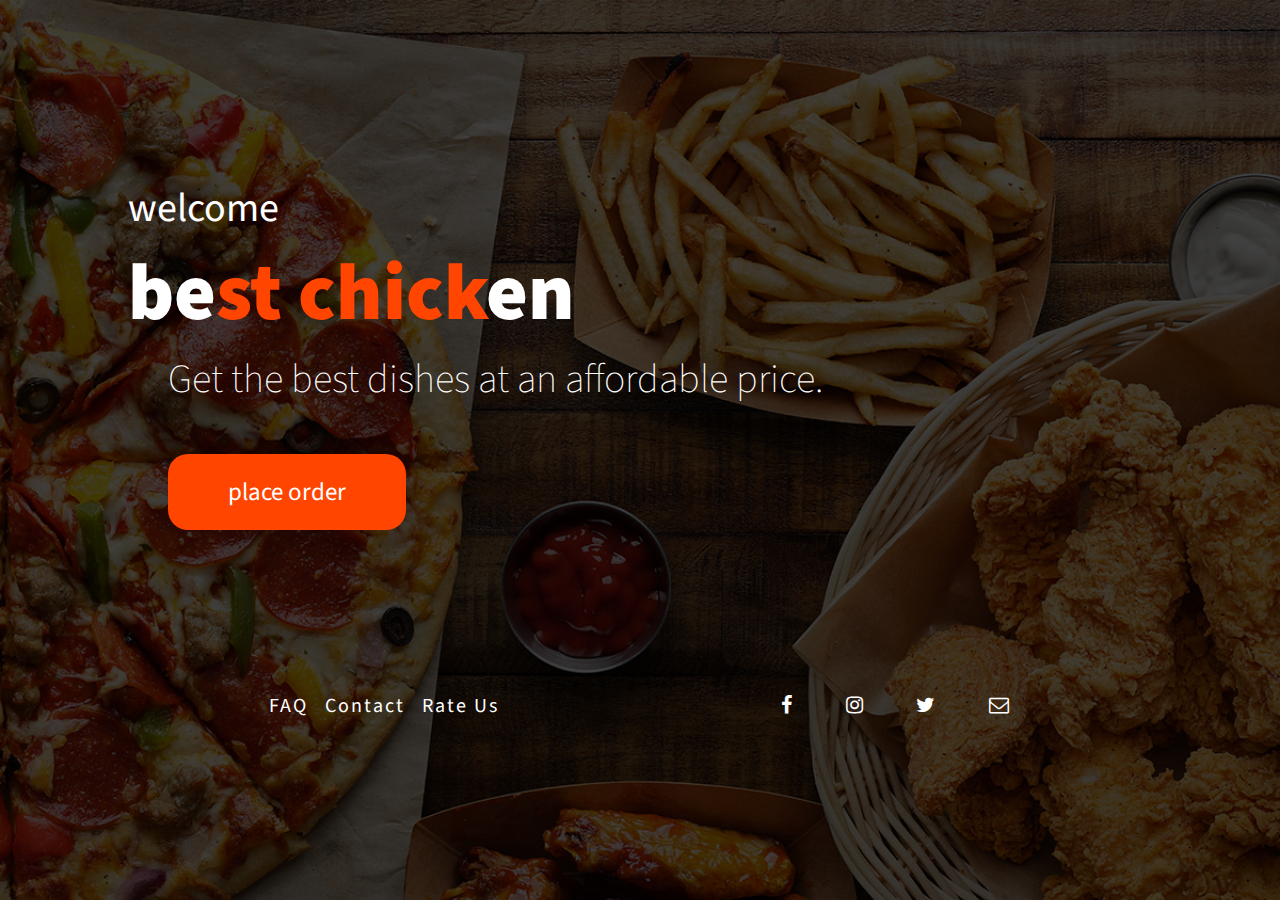
<file: index.html>
<!DOCTYPE html>
<html lang="en">
<head>
    <meta charset="UTF-8">
    <meta http-equiv="X-UA-Compatible" content="IE=edge">
    <meta name="viewport" content="width=device-width, initial-scale=1.0">
    <title>Document</title>
    <link href="https://maxcdn.bootstrapcdn.com/font-awesome/4.6.3/css/font-awesome.min.css" rel="stylesheet">
    <link rel = "icon" href ="img/slogo.png" type = "image/x-icon">
    <link rel="stylesheet" href="index.css">
</head>
<body>
    <section class="container">
        <div class="cardContent" id="cardContent">
            <div class="text">
                <h2>welcome</h2>
                <h1>be<span>st chick</span>en</h1>
                <span class="intro">Get the best dishes at an affordable price.</span><br><br><br><br>
                <a href="food.html"><span>place order</span></a>
            </div>
            

            <div class="bottomNav">
                <ul>
                    <li><a href="">FAQ</a></li>
                    <li><a href="">Contact</a></li>
                    <li><a href="">Rate Us</a></li>
                </ul>
                <ul>
                    <li><a href=""><i class="fa fa-facebook" aria-hidden="true"></i></a></li>
                    <li><a href=""><i class="fa fa-instagram" aria-hidden="true"></i></a></li>
                    <li><a href=""><i class="fa fa-twitter" aria-hidden="true"></i></a></li>
                    <li><a href=""></a><i class="fa fa-envelope-o" aria-hidden="true"></i></li>
                </ul>

            </div>
            
        </div>
    </section>

    <script src="script.js"></script>
</body>
</html>
</file>
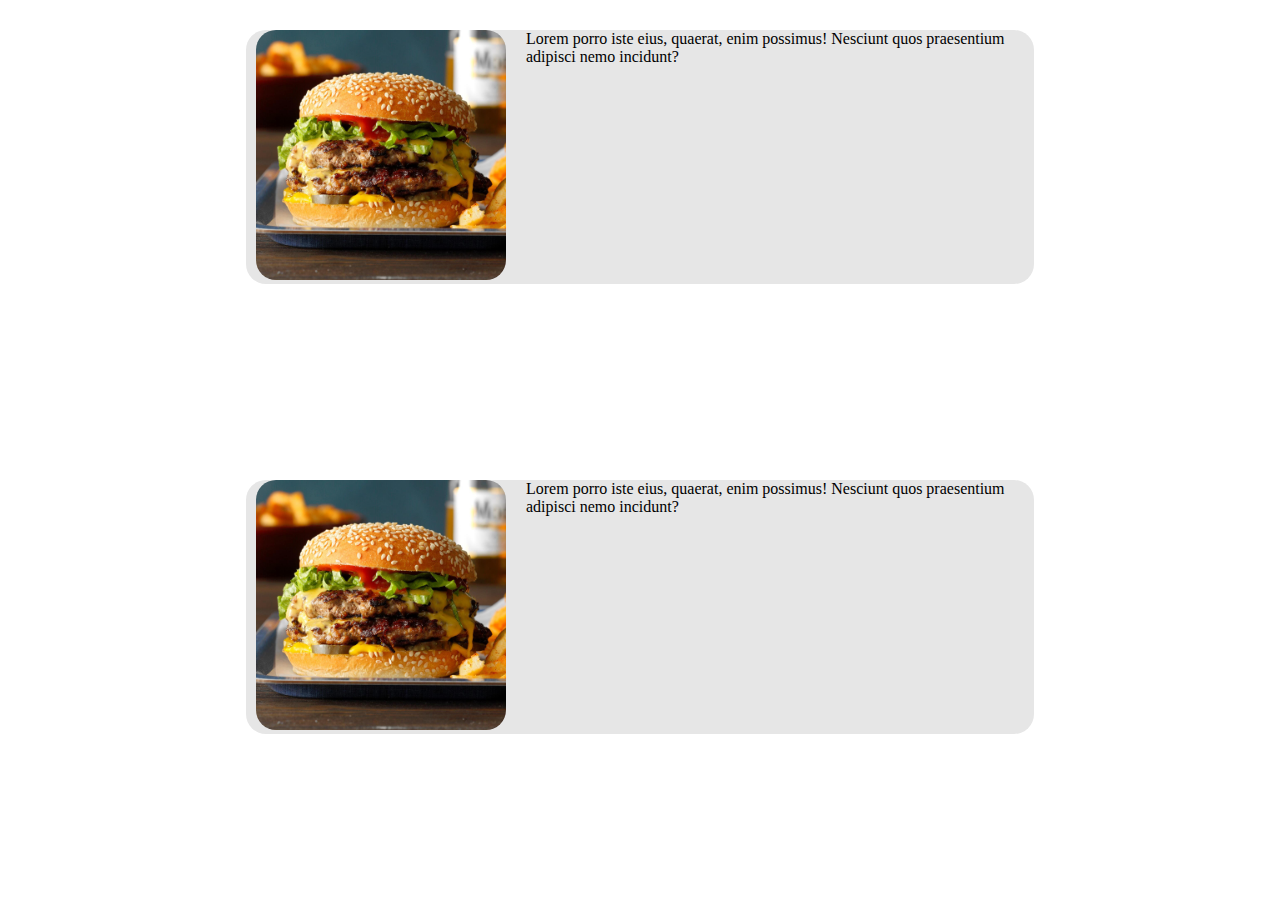
<file: cards.html>
<!DOCTYPE html>
<html lang="en">
<head>
    <meta charset="UTF-8">
    <meta http-equiv="X-UA-Compatible" content="IE=edge">
    <meta name="viewport" content="width=device-width, initial-scale=1.0">
    <title>Document</title>
    <link rel="stylesheet" href="style.css">
</head>
<body>

    <div class="cardHolder">
        <div class="card">
            <div class="mycard">
                <img src="img/buger.jpg" alt="">
            </div>
            <div class="text">
                <p>Lorem porro iste eius, quaerat, enim possimus! 
                    Nesciunt quos praesentium adipisci nemo incidunt?</p>
            </div>
        </div>
        <div class="card">
            <div class="mycard">
                <img src="img/buger.jpg" alt="">
            </div>
            <div class="text">
                <p>Lorem porro iste eius, quaerat, enim possimus! 
                    Nesciunt quos praesentium adipisci nemo incidunt?</p>
            </div>
        </div>
        
    </div>
    
</body>
</html>
</file>
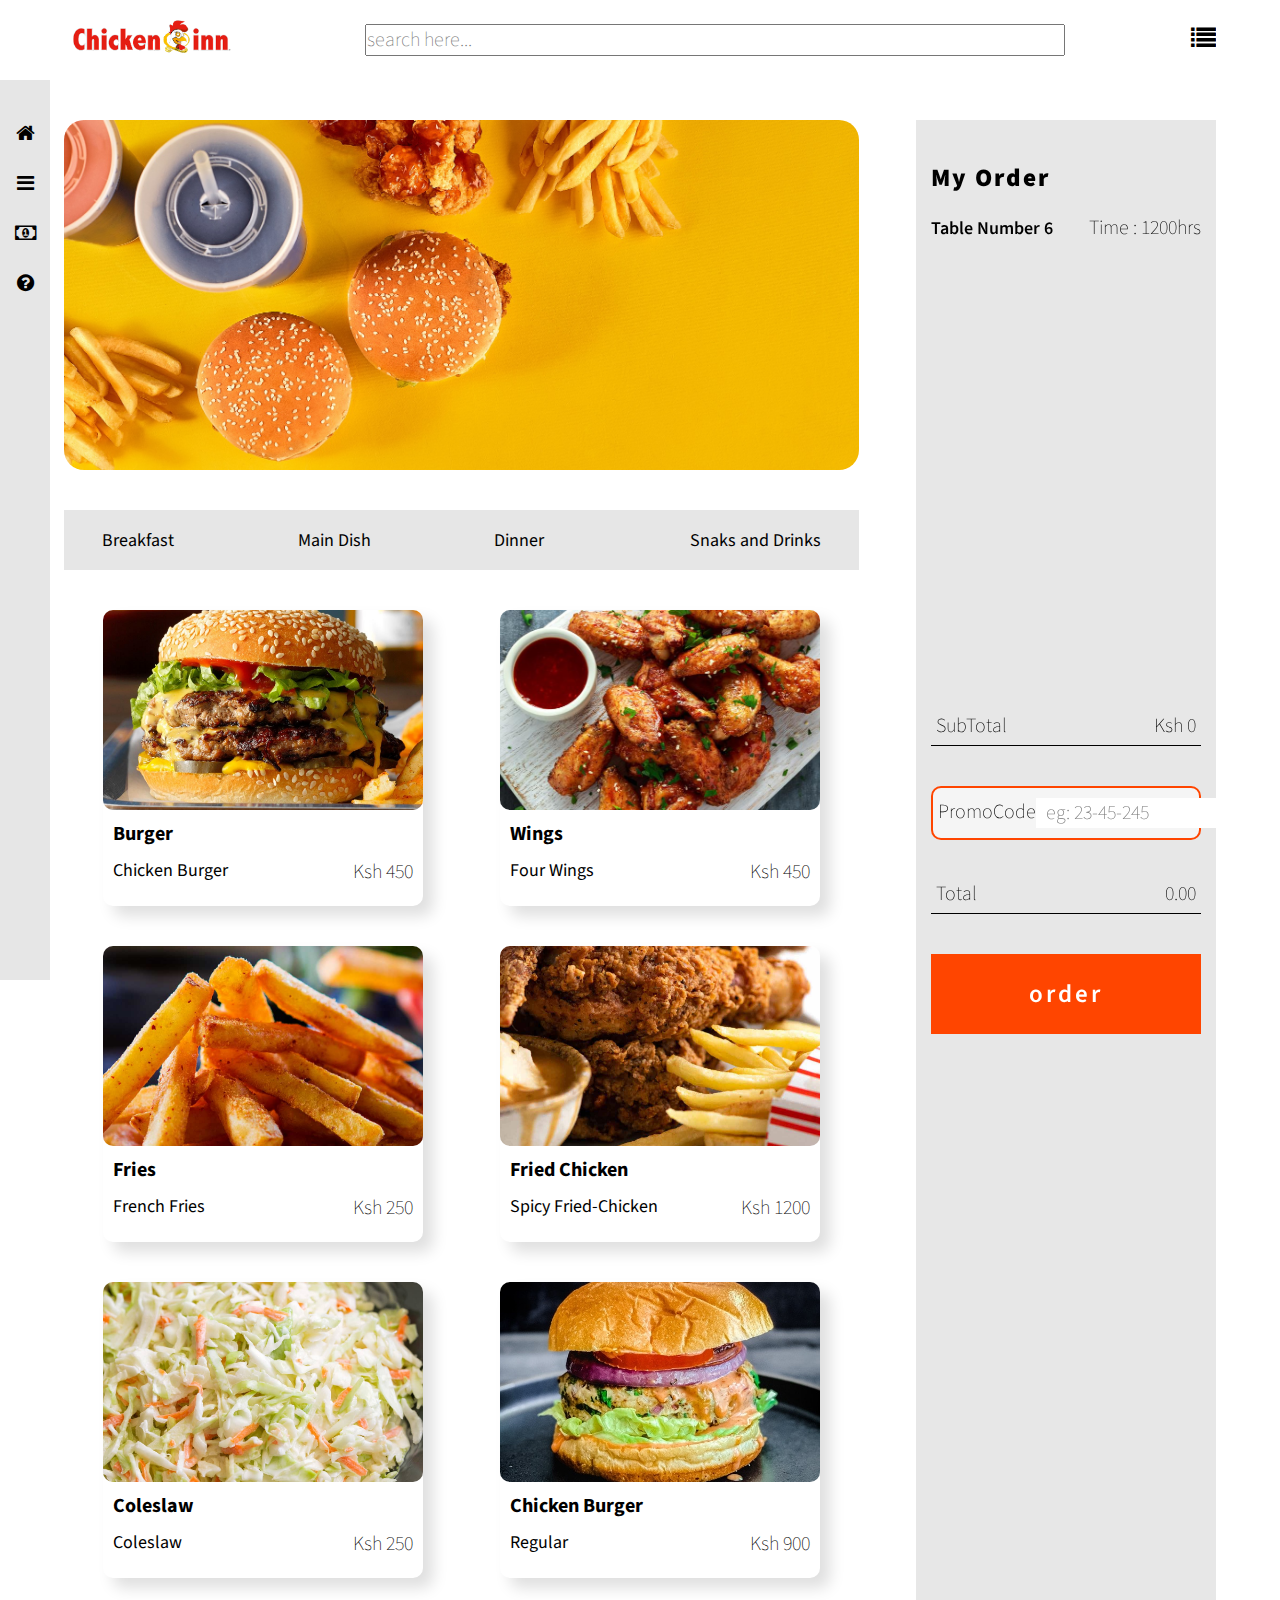
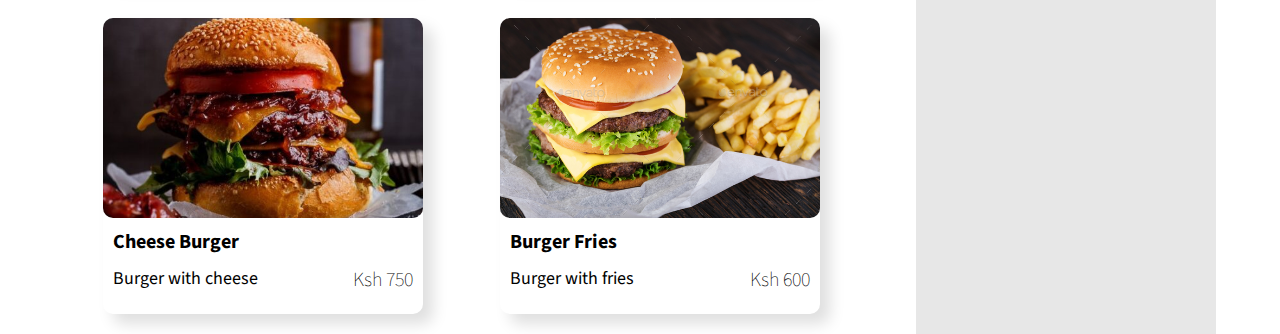
<file: food.html>
<!DOCTYPE html>
<html lang="en">
<head>
    <meta charset="UTF-8">
    <meta http-equiv="X-UA-Compatible" content="IE=edge">
    <meta name="viewport" content="width=device-width, initial-scale=1.0">
    <link rel="stylesheet" href="food.css">
    <link href="https://maxcdn.bootstrapcdn.com/font-awesome/4.6.3/css/font-awesome.min.css" rel="stylesheet">
    <link rel = "icon" href ="img/slogo.png" type = "image/x-icon">
    <link rel = "icon" href ="img/slogo.png" type = "image/x-icon">
    <title>ChickenINN Order</title>

    <script src="cart.js"async></script>
    <script src="main.js">async</script>
</head>
<body>
    <header>
        <div class="logo">
            <img src="img/logo.png" alt="">
        </div>
        <div class="form">
            <form>
                <input type="text" id="phone" name="phone" placeholder="search here...">
            </form>
        </div>
        <div class="icons">
            <span><i class="fa fa-list" aria-hidden="true"></i></span>
        </div>
        
    </header>

    <div id="pbar"></div>
            <div class="side">
                <ul>
                    <li><a href="index.html"><i class="fa fa-home" aria-hidden="true"></i></a></li>
                    <li><a href="food.html"><i class="fa fa-bars" aria-hidden="true"></i></a></li>
                    <li><a href="#"><i class="fa fa-money" aria-hidden="true"></i></a></li>
                    <li><a href="#"><i class="fa fa-question-circle" aria-hidden="true"></i></a></li>
                </ul>
            </div>
    <section>
        <div class="main">
            <div class="left">
                <div class="imgCard">
                    <img src="img/ff.jpg" alt="">
                </div>
                <div class="menuItems">
                    <ul>
                        <li><a href="#">Breakfast</a></li>
                        <li><a href="#">Main Dish</a></li>
                        <li><a href="#">Dinner</a></li>
                        <li><a href="#">Snaks and Drinks</a></li>
                        
                    </ul>
                </div>

<!-- cards -->
                <div class="cardHolder">

                    
                    <div class="card">
                        <div class="content">
                            <div class="image">
                                <img class="dishImg" src="img/buger.jpg" alt="">
                            </div>
                            <div class="image overlay">
                                <p>add to order</p>
                            </div>
                        </div>
                        <div class="desc">
                            <h2 class="dishName">Burger</h2>
                            <span>
                                <p class="text">Chicken Burger</p>
                                <p class="price">Ksh 450</p>
                            </span>
                        </div>
                    </div>
                    


                    
                    <div class="card">
                        <div class="content">
                            <div class="image">
                                <img class="dishImg" src="img/wings.jpg" alt="">
                            </div>
                            <div class="image overlay">
                                <p>add to order</p>
                            </div>
                        </div>
                        <div class="desc">
                            <h2 class="dishName">Wings</h2>
                            <span>
                                <p class="text">Four Wings</p>
                                <p class="price">Ksh 450</p>
                            </span>
                        </div>
                    </div>
                    <div class="card">
                        <div class="content">
                            <div class="image">
                                <img class="dishImg" src="img/fries.jpg" alt="">
                            </div>
                            <div class="image overlay">
                                <p>add to order</p>
                            </div>
                        </div>
                        <div class="desc">
                            <h2 class="dishName">Fries</h2>
                            <span>
                                <p class="text">French Fries</p>
                                <p class="price">Ksh 250</p>
                            </span>
                        </div>
                    </div>
                    <div class="card">
                        <div class="content">
                            <div class="image">
                                <img class="dishImg" src="img/Fried-Chicken_2-SQ.jpg" alt="">
                            </div>
                            <div class="image overlay">
                                <p>add to order</p>
                            </div>
                        </div>
                        <div class="desc">
                            <h2 class="dishName">Fried Chicken</h2>
                            <span>
                                <p class="text">Spicy Fried-Chicken</p>
                                <p class="price">Ksh 1200</p>
                            </span>
                        </div>
                    </div>

                    
                    <div class="card">
                        <div class="content">
                            <div class="image">
                                <img class="dishImg" src="img/Coleslaw.jpg" alt="">
                            </div>
                            <div class="image overlay">
                                <p>add to order</p>
                            </div>
                        </div>
                        <div class="desc">
                            <h2 class="dishName">Coleslaw</h2>
                            <span>
                                <p class="text">Coleslaw </p>
                                <p class="price">Ksh 250</p>
                            </span>
                        </div>
                    </div>
                    <div class="card">
                        <div class="content">
                            <div class="image">
                                <img class="dishImg" src="img/chickenBurger.jpg" alt="">
                            </div>
                            <div class="image overlay">
                                <p>add to order</p>
                            </div>
                        </div>
                        <div class="desc">
                            <h2 class="dishName">Chicken Burger</h2>
                            <span>
                                <p class="text">Regular</p>
                                <p class="price">Ksh 900</p>
                            </span>
                        </div>
                    </div>
                    <div class="card">
                        <div class="content">
                            <div class="image">
                                <img class="dishImg" src="img/cheeseBurger.jpg" alt="">
                            </div>
                            <div class="image overlay">
                                <p>add to order</p>
                            </div>
                        </div>
                        <div class="desc">
                            <h2 class="dishName">Cheese Burger</h2>
                            <span>
                                <p class="text">Burger with cheese</p>
                                <p class="price">Ksh 750</p>
                            </span>
                        </div>
                    </div>
                    <div class="card">
                        <div class="content">
                            <div class="image">
                                <img class="dishImg" src="img/burgerfries.jpg" alt="">
                            </div>
                            <div class="image overlay">
                                <p>add to order</p>
                            </div>
                        </div>
                        <div class="desc">
                            <h2 class="dishName">Burger Fries</h2>
                            <span>
                                <p class="text">Burger with fries</p>
                                <p class="price">Ksh 600</p>
                            </span>
                        </div>
                    </div>
                    
                   

                </div>
                
            </div>


            <!-- right side -->
            <div class="right">
                <div class="container">
                    <h1>My Order</h1>

                    <div class="subtitle">

                    <h2>Table Number 6</h2>
                    <h3>Time : 1200hrs</h3>
                    </div>
                    <div class="cardContainer">
                        
                        <!-- <div class="smallCard">
                            <div class="avatar">
                                <img src="img/wings.jpg" alt="">
                            </div>
                            <div class="details">
                                <p>4 Wings</p>
                                <form>
                                    <label for="quantity">X</label>
                                    <input class="qtt" type="number" value="1" name="quantity" min="1" max="10">
                                </form>
                            </div>
                            <div class="cost">
                                <p class="price">Ksh 200</p>
                                <button class="btn-delete" type="button"><i class="fa fa-trash-o" aria-hidden="true"></i> <span> remove</span></button>                                    
                            </div>
                                
                        </div> -->
                        
                        
    
                        
                        
                    </div>
                    
                    <div class="subtotal">
                        <p>SubTotal</p><p>Ksh 0</p>
                    </div>

                    <div class="promo">
                        <form>
                            <label for="promocode">PromoCode   </label>
                            <input type="text" name="promocode" placeholder="eg: 23-45-245">
                        </form>
                    </div>
                    <div class="total">
                        <p>Total</p><p class="totalCost">0.00</p>
                    </div>
                    <button class="orderBtn"><span>order</span></button>
                </div>
                


            </div>
        </div>
    </section>


    <script src="app.js" async></script>
</body>
</html>
</file>
<file: index.css>
@import url('https://fonts.googleapis.com/css2?family=Source+Sans+Pro:wght@200;400;600;700;900&display=swap');
*{
    margin: 0;
    padding: 0;
    box-sizing: border-box;
    color: #ffffff;
    list-style: none;
    text-decoration: none;
    font-family: 'Source Sans Pro', sans-serif;
    transition: ease 1s;
}
body{
    background: #ffffff;
    min-height: 100vh;
    width: 100%;
    background: url('img/bg.jpg') no-repeat;
    background-size: cover;
}
section{
    min-height: 100vh;
    background: #000000bd;
}
.container{
    display: flex;
}
.cardContent{
    width: 80%;
    height: 60vh;
    margin: auto;
    right: 0;
    left: 0;
    position: relative;
    display: flex;
    flex-direction: column;
    justify-content: space-between;
    flex-wrap: wrap;
}
.cardContent h1 span{
    color: orangered;
}
.cardContent h2 {
    font-size: 40px;
    font-weight: 400;
}
.cardContent h1{
    font-size: 80px;
    font-weight: 900;
}
.bottomNav{
    display: flex;
    justify-content: space-around;
    flex-wrap: wrap;
}
.cardContent .intro{
    font-size: 40px;
    font-weight: 200;
    margin: 120px 0 0 40px;
}
.cardContent a span{
    font-size: 25px;
    font-weight: 400;
    padding: 20px 60px;
    margin: 240px 0 0 40px;
    background: orangered;
    border-radius: 20px;
    
}
.cardContent .text a:hover span{
    background: #ffffff;
    color: orangered;
}
.bottomNav ul{
    display: flex;
    justify-content: space-between;
    width: 230px;
}
.bottomNav ul li,
.bottomNav ul li .fa{
    font-size: 20px;
    letter-spacing: 0.1em;
}

.bottomNav ul li a:hover,
.bottomNav ul li .fa:hover{
    color: orangered;
}

@media screen and (max-width: 768px) {
    .container,
    .cardContent{
        flex-direction: column;
        width: 100%;
        height: 100%;
    }
    h1,h2,
    .cardContent .intro {
        margin: auto;
        left: 0;
        right: 0;
        text-align: center;
    }
    .bottomNav{
        margin-top: 80px;
    }
    .cardContent .intro {
        font-size: 24px;
        text-align: center;
    }

}
</file>
<file: style.css>
*{
    margin: 0;
    padding: 0;
}
body{
    background-color: rgb(255, 255, 255);
}

.cardHolder{
    width: 75%;
    min-height: 100vh;
    margin: auto;
    right: 0;
    left: 0;
    display: flex;
    flex-wrap: wrap;
}

.card{
    width: 80%;
    margin: auto;
    right: 0;
    left: 0;
    margin-top: 30px;
    padding: 0 10px;
    display: flex;
    justify-content: flex-start;
    background-color: rgb(230, 230, 230);
    border-radius: 20px;
}
.mycard img{
    width: 250px;
    object-position: center;
    border-radius: 20px;
}
.text p{
    color: #000;
    min-width: 80%;
    padding-left: 20px;
}
</file>
<file: food.css>
@import url('https://fonts.googleapis.com/css2?family=Source+Sans+Pro:wght@200;400;600;700;900&display=swap');
*{
    margin: 0;
    padding: 0;
    color: black;
    font-size: 20px;
    font-weight: 200;
    font-family: 'Source Sans Pro', sans-serif;
    list-style: none;
    text-decoration: none;
    box-sizing: border-box;
    transition: ease 1s;
}
body{
    margin: 0;
    overscroll-behavior-y: none;
}
#pbar{
    position: fixed;
    top: 0;
    left: 0;
    height: 8px;
    background: linear-gradient(to right, orangered, #00ff22);
    width: 0%;
    z-index: 999;
    transition: width 0.2s ease;
}

header{
    width: 90%;
    margin: auto;
    right: 0;
    left: 0;
    height: 80px;
    background-color: #ffffff;
    position: sticky;
    top: 0;
    z-index: 999;
    display: flex;
    justify-content: space-between;
    align-items: center;
}

header .logo img{
    height: 80px;
}
header form input[type=text]{
    width: 700px;
}
header .icons .fa{
    color: #000000;
    font-size: 25px;
}
.side{
    max-height: 100vh;
}


.side ul{
    margin: 0;
    width: 50px;
    background-color: #e6e6e6;
    height: 100%;
    display: flex;
    flex-direction: column;
    position: fixed;
    justify-content: start;
    align-items: center;
    padding-top: 40px;
}
.side ul li{
    height: 50px;
    transition: ease 1s;
}
.side ul li:hover, .side ul li:hover .fa{
    transform: scale(1.2);
    color: orangered;
}
.side ul li a:active .fa{
    color: orangered;
}

section{
    width: 90%;
    margin: auto;
    right: 0;
    left: 0;
    margin-top: 40px;
}

.main{
    display: flex;
    justify-content: space-between;
}




.left {
    width: 69%;
    min-height: 100vh;
}
.imgCard{
    width: 100%;
    height: 350px;
}
.imgCard img{
    width: 100%;
    height: 350px;
    object-fit: cover;
    border-radius: 20px;
}


.menuItems{
    width: 100%;
    margin-top: 40px;
    border-radius: 10px;
    position: sticky;
    top: 80px;
    z-index: 1000;
}

.menuItems ul{
    height: 60px;
    background-color: #e6e6e6;
    display: flex;
    justify-content: space-around;
    align-items: center;
}
.menuItems ul li{
    min-width: 120px;
}
.menuItems ul li a{
    font-size: 18px;
    font-weight: 400;
}
.cardHolder{
    width: 100%;
    margin-top: 20px;
    display: flex;
    justify-content: space-around;
    align-items: center;
    flex-wrap: wrap;
}
.cardHolder .card{
    width: 320px;
    height: auto;
    display: flex;
    flex-flow: column;
    border-radius: 10px;
    margin: 20px 5px;
    padding-bottom: 20px;
    transition: ease 1s;
    box-shadow: 10px 10px 15px #dfdfdf;
}
.cardHolder .card:hover{
    /* background-color: rgb(231, 231, 231); */
    cursor: pointer;
    /* background-color: rgb(245, 245, 245); */
}
.cardHolder .card:hover .overlay{
    opacity: 1;
}
.overlay{
    width: 300px;
    height: 200px;
    opacity: 0.8;
    position: absolute;
    display: flex;
    justify-content: center;
    align-items: center;
    border-radius: 10px;
    top: 0;
    left: 0;
    background-color: #000000a2;
    opacity: 0;
    transition: ease 1s;
}
.cardHolder .card .content{
    position: relative;
}
.cardHolder .card .image {
    width: 100%;
    overflow: hidden;
    display: flex;
    flex-wrap: wrap;
}

.overlay p{
    text-align: center;
    color: #fff;
    font-weight: 700;
}
.cardHolder .card .image img{
    width: 320px;
    height: 200px;
    object-fit: cover;
    border-radius: 10px;
}
.cardHolder .card .desc{
    margin: 0 10px;
}
.cardHolder .card .desc h2{
    font-size: 20px;
    font-weight: 700;
    padding-top: 10px;
}
.cardHolder .card .desc span{
    display: flex;
    justify-content: space-between;
}
.cardHolder .card .desc span{
    padding-top: 10px;
}
.cardHolder .card .desc span p:nth-child(1){
    font-size: 18px;
    font-weight: 400;
}












.right{
    background-color: rgb(231, 231, 231);
    width: 26%;
    min-height: 100vh;
}
.container{
    max-height: 100vh;
    position: sticky;
    top: 100px;
    width: 90%;
    margin: auto;
    left: 0;
    right: 0;
    margin-top: 40px;
}
 .container h1{
     font-size: 25px;
     font-weight: 900;
     letter-spacing: 2px;
 }

 .container h2{
     font-size: 18px;
     font-weight: 600;
     padding-top: 20px;
 }
 .container .subtitle{
     display: flex;
     justify-content: space-between;
     align-items: baseline;
     margin-bottom: 30px;
 }
.container .cardContainer{
    height: 400px;
    overflow: auto;
}
 .container .smallCard{
     display: flex;
     justify-content: space-between;
     align-content: center;
     height: 120px;
     margin-top: 10px;
     background-color: #fff;
     border-radius: 10px;
     flex-wrap: wrap;
     align-items: center;
 }

 .container .smallCard .avatar img{
     width: 120px;
    height: 105px;
    object-fit: cover;
    border-radius: 10px;
 }

 .container .smallCard .details p{
     padding-top: 10px;
    font-size: 18px;
    font-weight: 400;
 }
 .container .smallCard .cost{
    margin: 10px 10px 0 0;
 }
.details form{
    margin-top: 30px;
}
 .details input[type=number]{
     font-size: 20px;
     font-weight: 400;
    width: 40px;
    height: 40px;
    border: none;
    background-color: #f8f8f8;
    padding-left: 5px;
 }
 .cost .btn-delete{
     margin: 30px 0 0 0;
     background: #dfdfdf;
     padding: 5px 10px;
     border-radius: 5px;
     border-style: hidden;
 }

 .cost .btn-delete span,
 .cost .btn-delete .fa{
     color: #000000;
     font-size: 18px;
     font-weight: 400;
     cursor: pointer;
 }
 .cost .btn-delete:hover {
     background-color: orangered;
 }
 .cost .btn-delete:hover .fa,
 .cost .btn-delete:hover span{
     color: #ffffff;
 }
 .subtotal{
     border-bottom: 1px solid #000000;
     display: flex;
     justify-content: space-between;
     padding: 40px 5px 5px 5px;
 }
 .promo{
    margin-top: 40px;
    padding: 10px 5px;
    background-color: #f5f5f5;
    border: 2px solid orangered;
     border-radius: 10px;
 }
.promo input[type=text]{
    width: 180px;
    border-style: hidden;
    height: 30px;
    padding-left: 10px;
}
.promo form{
    display: flex;
    justify-content: space-between;
}
.total{
    border-bottom: 1px solid #000000;
    display: flex;
    justify-content: space-between;
    padding: 40px 5px 5px 5px;
}

.orderBtn{
    margin: 40px 0 80px 0;
    width: 100%;
    height: 80px;
    background-color: orangered;
    border: none;
    letter-spacing: 3px;
    transition: ease 1s;
    text-align: center;
    display: flex;
    align-items: center;
    justify-content: center;
}
.orderBtn span{
    color: #ffffff;
    font-weight: 600;
    font-size: 25px;
}
.orderBtn:hover{
    background-color: #ff0000;
}
.orderBtn:hover span{
    color: #000000;
}

@media screen and (max-width: 1080px) {
    header form input[type=text] {
        width: 300px;
    }
    header .logo img {
        height: 60px;
    }

    .left{
        width: 59%;
    }
    .right{
        width: 39%;
    }
    .container .smallCard .avatar img {
        width: 80px;
    }
    .container .smallCard .details p {
        font-size: 14px;
    }
    .price, .cost .btn-delete span{
        font-size: 14px;
    }
}
@media screen and (max-width: 950px) {
    .promo input[type=text] {
        width: 120px;
        padding-left: 10px;
    }
    .menuItems {
        display: none;
    }
}
@media screen and (max-width: 768px) {
    header{
        align-self: flex-end;
    }
    header form input[type=text] {
        display: none;
    }
    .side{
        display: none;
    }
    .main{
        flex-flow: column;
    }
    .left{
        width: 100%;
    }
    .right{
        width: 100%;
    }
    .container .smallCard .avatar img {
        width: 150px;
    }
    .container .smallCard .details p {
        font-size: 18px;
    }
    .promo form {
        flex-flow: column;
    }

    .promo input[type=text] {
        width: 100%;
    }.container .cardContainer {
        height: 200px;
    }
    .promo form {
        flex-direction: row;
    }
}
@media screen and (max-width: 472px) {
    .container .smallCard .avatar img {
        width: 90px;
    }
    .container .smallCard .details p {
        font-size: 12px;
    }
    .cost .btn-delete span, .cost .btn-delete .fa {
        font-size: 12px;
    }
    .cost .btn-delete {
        padding: 5px;
    }
}
</file>
